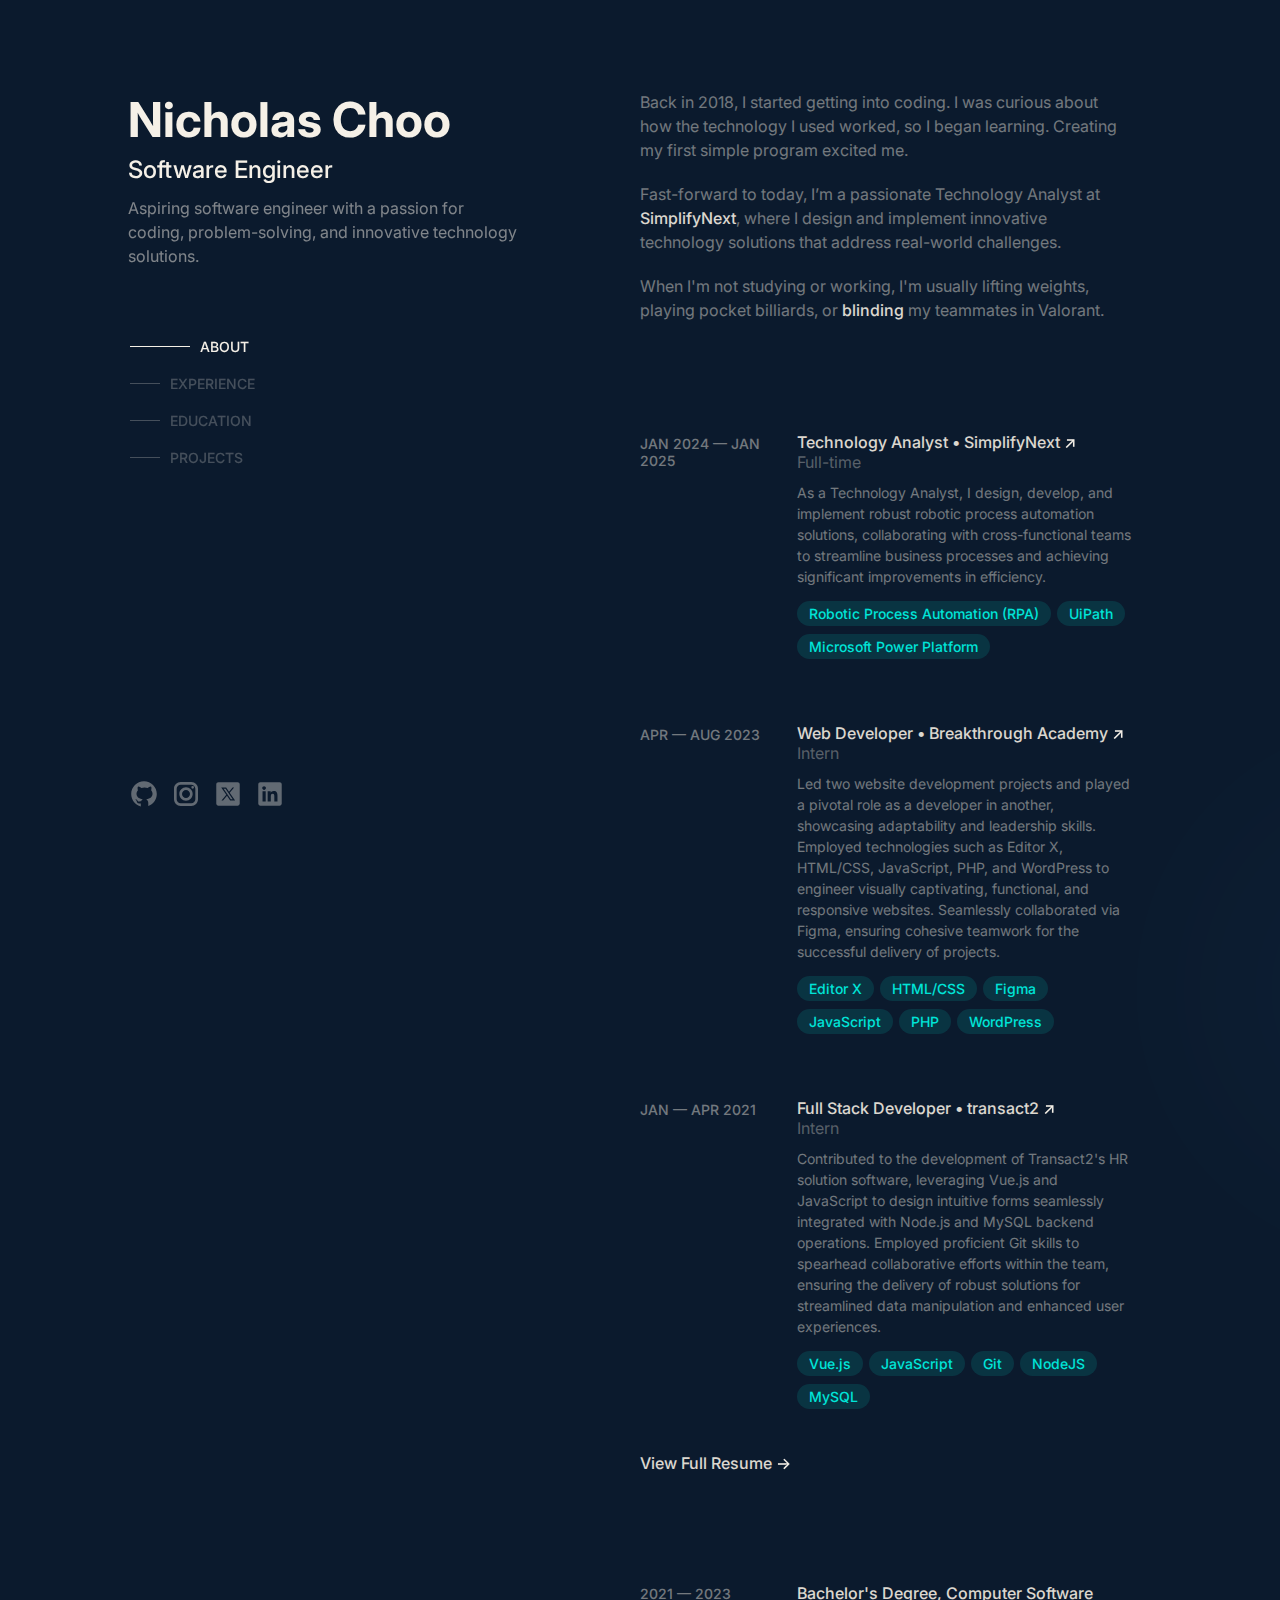
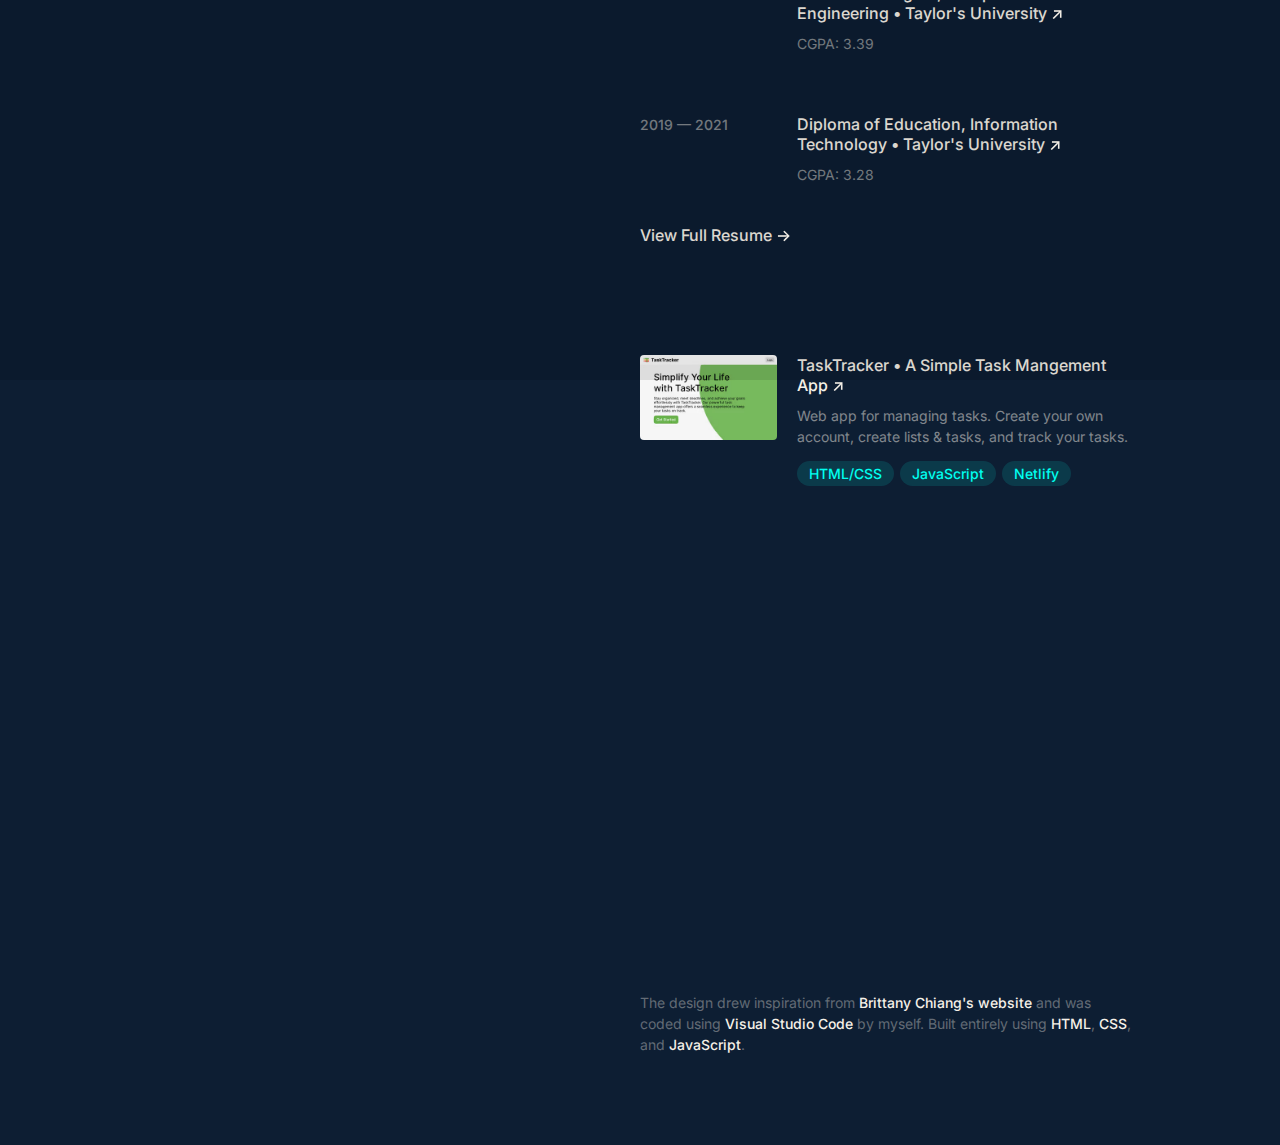
<file: index.html>
<!doctype html>
<html>
<head>
    <meta charset="utf-8">
    <meta name="viewport" content="width=device-width">
    <title>Nicholas Choo</title>
    <meta name="description" content="Nicholas Choo is an aspiring software engineer who's passionate in coding, problem-solving, and innovating technology solutions.">
    <meta name="image" content="images/meta_image.jpg">
    <meta property="og:locale" content="en_US">
    <meta property="og:site_name" content="Nicholas Choo">
    <meta property="og:type" content="website">
    <meta property="twitter:card" content="summary_large_image">
    <meta property="twitter:creator" content="@vandal_main">
    <meta property="twitter:site" content="@vandal_main">
    <meta property="og:title" content="Nicholas Choo">
    <meta property="og:description" content="Nicholas Choo is an aspiring software engineer who's passionate in coding, problem-solving, and innovating technology solutions.">
    <meta property="og:url" content="https://nicholaschoo.netlify.app">
    <meta property="og:image" content="https://nicholaschoo.netlify.app/images/meta_image.png">
    <meta property="twitter:title" content="Nicholas Choo">
    <meta property="twitter:description" content="Nicholas Choo is an aspiring software engineer who's passionate in coding, problem-solving, and innovating technology solutions.">
    <meta property="twitter:url" content="https://nicholaschoo.netlify.app">
    <meta property="twitter:image" content="https://nicholaschoo.netlify.app/images/meta_image.png">
    <link rel="icon" type="image/png" sizes="512x192" href="/images/favicon/android-chrome-512x512.png">
    <link rel="icon" type="image/png" sizes="192x192" href="/images/favicon/android-chrome-192x192.png">
    <link rel="apple-touch-icon" sizes="180x180" href="/images/favicon/apple-touch-icon.png">
    <link rel="icon" type="image/png" sizes="32x32" href="/images/favicon/favicon-32x32.png">
    <link rel="icon" type="image/png" sizes="16x16" href="/images/favicon/favicon-16x16.png">
    <link rel="manifest" href="/images/favicon/site.webmanifest">
    <meta name="msapplication-TileColor" content="#0D1E33">
    <meta name="theme-color" content="#0D1E33">
    <meta name="google-site-verification" content="">
    <link rel="stylesheet" href="style.css">
    <link rel="icon" href="images/logo.jpg" type="image/icon type">
</head>
<body>
    <div class="light"></div>
    <div class="container">
        <header>
            <div>
                <h1><a href="index.html">Nicholas Choo</a></h1>
                <h2>Software Engineer</h2>
                <p>Aspiring software engineer with a passion for coding, problem-solving, and innovative technology solutions.</p>
                <nav class="nav-links">
                    <ul>
                        <li>
                            <a href="#about">
                                <div class="link-line"></div>
                                <span class="link-label">About</span>
                            </a>
                        </li>
                        <li>
                            <a href="#experience">
                                <div class="link-line"></div>
                                <span class="link-label">Experience</span>
                            </a>
                        </li>
                        <li>
                            <a href="#education">
                                <div class="link-line"></div>
                                <span class="link-label">Education</span>
                            </a>
                        </li>
                        <li>
                            <a href="#projects">
                                <div class="link-line"></div>
                                <span class="link-label">Projects</span>
                            </a>
                        </li>
                    </ul>
                </nav>
            </div>
            <ul class="social-links">
                <li>
                    <a href="https://github.com/nicholas-choo" target="_blank">
                        <svg xmlns="http://www.w3.org/2000/svg" x="0px" y="0px" viewBox="0 0 30 30" fill="currentColor">
                            <path d="M15,3C8.373,3,3,8.373,3,15c0,5.623,3.872,10.328,9.092,11.63C12.036,26.468,12,26.28,12,26.047v-2.051 c-0.487,0-1.303,0-1.508,0c-0.821,0-1.551-0.353-1.905-1.009c-0.393-0.729-0.461-1.844-1.435-2.526 c-0.289-0.227-0.069-0.486,0.264-0.451c0.615,0.174,1.125,0.596,1.605,1.222c0.478,0.627,0.703,0.769,1.596,0.769 c0.433,0,1.081-0.025,1.691-0.121c0.328-0.833,0.895-1.6,1.588-1.962c-3.996-0.411-5.903-2.399-5.903-5.098 c0-1.162,0.495-2.286,1.336-3.233C9.053,10.647,8.706,8.73,9.435,8c1.798,0,2.885,1.166,3.146,1.481C13.477,9.174,14.461,9,15.495,9 c1.036,0,2.024,0.174,2.922,0.483C18.675,9.17,19.763,8,21.565,8c0.732,0.731,0.381,2.656,0.102,3.594 c0.836,0.945,1.328,2.066,1.328,3.226c0,2.697-1.904,4.684-5.894,5.097C18.199,20.49,19,22.1,19,23.313v2.734 c0,0.104-0.023,0.179-0.035,0.268C23.641,24.676,27,20.236,27,15C27,8.373,21.627,3,15,3z"></path>
                        </svg>
                    </a>
                </li>
                <li>
                    <a href="https://www.instagram.com/nicholas.choo_/" target="_blank">
                        <svg xmlns="http://www.w3.org/2000/svg" x="0px" y="0px" viewBox="0 0 24 24" fill="currentColor">
                            <path d="M 8 3 C 5.243 3 3 5.243 3 8 L 3 16 C 3 18.757 5.243 21 8 21 L 16 21 C 18.757 21 21 18.757 21 16 L 21 8 C 21 5.243 18.757 3 16 3 L 8 3 z M 8 5 L 16 5 C 17.654 5 19 6.346 19 8 L 19 16 C 19 17.654 17.654 19 16 19 L 8 19 C 6.346 19 5 17.654 5 16 L 5 8 C 5 6.346 6.346 5 8 5 z M 17 6 A 1 1 0 0 0 16 7 A 1 1 0 0 0 17 8 A 1 1 0 0 0 18 7 A 1 1 0 0 0 17 6 z M 12 7 C 9.243 7 7 9.243 7 12 C 7 14.757 9.243 17 12 17 C 14.757 17 17 14.757 17 12 C 17 9.243 14.757 7 12 7 z M 12 9 C 13.654 9 15 10.346 15 12 C 15 13.654 13.654 15 12 15 C 10.346 15 9 13.654 9 12 C 9 10.346 10.346 9 12 9 z"></path>
                        </svg>
                    </a>
                </li>
                <li>
                    <a href="https://twitter.com/vandal_main" target="_blank">
                        <svg xmlns="http://www.w3.org/2000/svg" x="0px" y="0px" viewBox="0 0 30 30" fill="currentColor">
                            <path d="M 6 4 C 4.895 4 4 4.895 4 6 L 4 24 C 4 25.105 4.895 26 6 26 L 24 26 C 25.105 26 26 25.105 26 24 L 26 6 C 26 4.895 25.105 4 24 4 L 6 4 z M 8.6484375 9 L 13.259766 9 L 15.951172 12.847656 L 19.28125 9 L 20.732422 9 L 16.603516 13.78125 L 21.654297 21 L 17.042969 21 L 14.056641 16.730469 L 10.369141 21 L 8.8945312 21 L 13.400391 15.794922 L 8.6484375 9 z M 10.878906 10.183594 L 17.632812 19.810547 L 19.421875 19.810547 L 12.666016 10.183594 L 10.878906 10.183594 z"></path>
                        </svg>
                    </a>
                </li>
                <li>
                    <a href="https://www.linkedin.com/in/nicholaschoojiajun/" target="_blank">
                        <svg xmlns="http://www.w3.org/2000/svg" x="0px" y="0px" viewBox="0 0 30 30" fill="currentColor">
                            <path d="M24,4H6C4.895,4,4,4.895,4,6v18c0,1.105,0.895,2,2,2h18c1.105,0,2-0.895,2-2V6C26,4.895,25.105,4,24,4z M10.954,22h-2.95 v-9.492h2.95V22z M9.449,11.151c-0.951,0-1.72-0.771-1.72-1.72c0-0.949,0.77-1.719,1.72-1.719c0.948,0,1.719,0.771,1.719,1.719 C11.168,10.38,10.397,11.151,9.449,11.151z M22.004,22h-2.948v-4.616c0-1.101-0.02-2.517-1.533-2.517 c-1.535,0-1.771,1.199-1.771,2.437V22h-2.948v-9.492h2.83v1.297h0.04c0.394-0.746,1.356-1.533,2.791-1.533 c2.987,0,3.539,1.966,3.539,4.522V22z"></path>
                        </svg>
                    </a>
                </li>
            </ul>
        </header>
        <main>
            <section id="about">
                <h3 class="section-title">About</h3>
                <p>Back in 2018, I started getting into coding. I was curious about how the technology I used worked, so I began learning. Creating my first simple program excited me.</p>
                <p>Fast-forward to today, I’m a passionate Technology Analyst at <a href="https://www.simplifynext.com/" target="_blank">SimplifyNext</a>, where I design and implement innovative technology solutions that address real-world challenges.</p>
                <p>When I'm not studying or working, I'm usually lifting weights, playing pocket billiards, or <span class="blinding" id="blinding">blinding</span> my teammates in Valorant.</p>
            </section>
            <section id="experience">
                <h3 class="section-title">Experience</h3>
                <div class="experience-cont">
                    <a href="https://www.simplifynext.com/" target="_blank">
                        <div class="experience-time">Jan 2024 — Jan 2025</div>
                        <div class="experience-details">
                            <h3>Technology Analyst • SimplifyNext <span>&#8599;&#xFE0E;</span></h3>
                            <h4>Full-time</h4>
                            <p>As a Technology Analyst, I design, develop, and implement robust robotic process automation solutions, collaborating with cross-functional teams to streamline business processes and achieving significant improvements in efficiency.</p>
                            <ul>
                                <li>Robotic Process Automation (RPA)</li>
                                <li>UiPath</li>
                                <li>Microsoft Power Platform</li>
                            </ul>
                        </div>
                    </a>
                </div>
                <div class="experience-cont">
                    <a href="https://www.breakthroughacademy.com.my" target="_blank">
                        <div class="experience-time">Apr — Aug 2023</div>
                        <div class="experience-details">
                            <h3>Web Developer • Breakthrough Academy <span>&#8599;&#xFE0E;</span></h3>
                            <h4>Intern</h4>
                            <p>Led two website development projects and played a pivotal role as a developer in another, showcasing adaptability and leadership skills. Employed technologies such as Editor X, HTML/CSS, JavaScript, PHP, and WordPress to engineer visually captivating, functional, and responsive websites. Seamlessly collaborated via Figma, ensuring cohesive teamwork for the successful delivery of projects.</p>
                            <ul>
                                <li>Editor X</li>
                                <li>HTML/CSS</li>
                                <li>Figma</li>
                                <li>JavaScript</li>
                                <li>PHP</li>
                                <li>WordPress</li>
                            </ul>
                        </div>
                    </a>
                </div>
                <div class="experience-cont">
                    <a href="https://www.transact2.com" target="_blank">
                        <div class="experience-time">Jan — Apr 2021</div>
                        <div class="experience-details">
                            <h3>Full Stack Developer • transact2 <span>&#8599;&#xFE0E;</span></h3>
                            <h4>Intern</h4>
                            <p>Contributed to the development of Transact2's HR solution software, leveraging Vue.js and JavaScript to design intuitive forms seamlessly integrated with Node.js and MySQL backend operations. Employed proficient Git skills to spearhead collaborative efforts within the team, ensuring the delivery of robust solutions for streamlined data manipulation and enhanced user experiences.</p>
                            <ul>
                                <li>Vue.js</li>
                                <li>JavaScript</li>
                                <li>Git</li>
                                <li>NodeJS</li>
                                <li>MySQL</li>
                            </ul>
                        </div>
                    </a>
                </div>
                <a href="resume.pdf" class="resume" target="_blank"><span class="view-resume">View Full Resume</span> <span class="resume-arrow">-></span></a>
            </section>
            <section id="education">
                <h3 class="section-title">Education</h3>
                <div class="education-cont">
                    <a href="https://university.taylors.edu.my/en/study/undergraduate/computing/bachelor-software-engineering-hons.html" target="_blank">
                        <div class="education-time">2021 — 2023</div>
                        <div class="education-details">
                            <h3>Bachelor's Degree, Computer Software Engineering • Taylor's University <span>&#8599;&#xFE0E;</span></h3>
                            <p>CGPA: 3.39</p>
                        </div>
                    </a>
                </div>
                <div class="education-cont">
                    <a href="https://college.taylors.edu.my/en/study/diploma-programmes/diploma-in-information-technology-dit.html" target="_blank">
                        <div class="education-time">2019 — 2021</div>
                        <div class="education-details">
                            <h3>Diploma of Education, Information Technology • Taylor's University <span>&#8599;&#xFE0E;</span></h3>
                            <p>CGPA: 3.28</p>
                        </div>
                    </a>
                </div>
                <a href="resume.pdf" class="resume" target="_blank"><span class="view-resume">View Full Resume</span> <span class="resume-arrow">-></span></a>
            </section>
            <section id="projects">
                <h3 class="section-title">Projects</h3>
                <div class="projects-cont">
                    <a href="https://nicholaschoo-tasktracker.netlify.app/" target="_blank">
                        <div class="projects-img">
                            <img src="images/tasktracker.jpg">
                        </div>
                        <div class="projects-details">
                            <h3>TaskTracker • A Simple Task Mangement App <span>&#8599;&#xFE0E;</span></h3>
                            <p>Web app for managing tasks. Create your own account, create lists & tasks, and track your tasks.</p>
                            <ul>
                                <li>HTML/CSS</li>
                                <li>JavaScript</li>
                                <li>Netlify</li>
                            </ul>
                        </div>
                    </a>
                </div>
            </section>
            <section id="footer">
                <p>The design drew inspiration from <a href="https://brittanychiang.com" target="_blank">Brittany Chiang's website</a> and was coded using <a href="https://code.visualstudio.com" target="_blank">Visual Studio Code</a> by myself. Built entirely using <a href="https://html.spec.whatwg.org" target="_blank">HTML</a>, <a href="https://www.w3.org/TR/CSS/" target="_blank">CSS</a>, and <a href="https://www.javascript.com" target="_blank">JavaScript</a>.</p>
            </section>
        </main>
    </div>
    <audio id="blinding-audio"></audio>
    <audio id="blinding-audio-pop"></audio>
    <script>
        var pos = document.documentElement;
        
        pos.addEventListener('mousemove', e =>{
            pos.style.setProperty('--x', e.clientX + 'px');
            pos.style.setProperty('--y', e.clientY + 'px');
        })
    </script>
    <script>
        // skye bird noises
        const hoverSpan = document.getElementById('blinding');
        const hoverAudio = document.getElementById('blinding-audio');
        const hoverAudioPop = document.getElementById('blinding-audio-pop');

        let holdingMouse = false;

        hoverSpan.addEventListener('mouseenter', () => {
            hoverAudio.src = 'audio/skye-bird-audio.mp3';
            hoverAudio.play();
        });

        hoverSpan.addEventListener('mouseleave', () => {
            hoverAudio.pause();
            hoverAudio.currentTime = 0;
        });

        hoverSpan.addEventListener('mousedown', (event) => {
            if (event.button === 0) {
                holdingMouse = true;
                hoverAudio.src = 'audio/skye-bird-audio-throw.mp3';
                hoverAudio.play();
            }
        });

        hoverSpan.addEventListener('mouseup', (event) => {
            if (event.button === 0) {
                holdingMouse = true;
                hoverAudioPop.src = 'audio/skye-bird-audio-pop.mp3';
                hoverAudioPop.play();
            }
        });
    </script>
    <script>
        // navigation bar auto active
        document.addEventListener("DOMContentLoaded", function() {
            const sections = document.querySelectorAll("section");
            const navLinks = document.querySelectorAll(".nav-links li a");

            function updateActiveNavLink() {
                sections.forEach((section, index) => {
                    const rect = section.getBoundingClientRect();
                    const isSectionTopVisible = rect.top <= 1 && rect.bottom >= 0;

                    if (isSectionTopVisible) {
                        navLinks.forEach(link => link.classList.remove("active"));
                        navLinks[index].classList.add("active");
                    }
                });
            }

            window.addEventListener("scroll", updateActiveNavLink);
            updateActiveNavLink();
        });
    </script>
    <script>
        // experience cont hover and focus opacity
        const experienceConts = document.querySelectorAll('.experience-cont');
    
        experienceConts.forEach(cont => {
            cont.addEventListener('mouseover', () => {
                experienceConts.forEach(otherCont => {
                    if (otherCont !== cont) {
                        otherCont.classList.add('hovered');
                    }
                });
            });
        
            cont.addEventListener('mouseout', () => {
                experienceConts.forEach(otherCont => {
                    if (otherCont !== cont) {
                        otherCont.classList.remove('hovered');
                    }
                });
            });
        });

        experienceConts.forEach((experienceCont) => {
            experienceCont.addEventListener('focusin', () => {
                experienceConts.forEach((otherCont) => {
                    if (otherCont !== experienceCont) {
                        otherCont.classList.add('focused');
                    }
                });
                experienceCont.classList.remove('focused');
            });

            experienceCont.addEventListener('focusout', () => {
                experienceConts.forEach((otherCont) => {
                    if (otherCont !== experienceCont) {
                        otherCont.classList.remove('focused');
                    }
                });
                experienceCont.classList.remove('focused');
            });
        });
    </script>
    <script>
        // education cont hover and focus opacity
        const educationConts = document.querySelectorAll('.education-cont');
    
        educationConts.forEach(cont => {
            cont.addEventListener('mouseover', () => {
                educationConts.forEach(otherCont => {
                    if (otherCont !== cont) {
                        otherCont.classList.add('hovered');
                    }
                });
            });
        
            cont.addEventListener('mouseout', () => {
                educationConts.forEach(otherCont => {
                    if (otherCont !== cont) {
                        otherCont.classList.remove('hovered');
                    }
                });
            });
        });

        educationConts.forEach((educationCont) => {
            educationCont.addEventListener('focusin', () => {
                educationConts.forEach((otherCont) => {
                    if (otherCont !== educationCont) {
                        otherCont.classList.add('focused');
                    }
                });
                educationCont.classList.remove('focused');
            });

            educationCont.addEventListener('focusout', () => {
                educationConts.forEach((otherCont) => {
                    if (otherCont !== educationCont) {
                        otherCont.classList.remove('focused');
                    }
                });
                educationCont.classList.remove('focused');
            });
        });
    </script>
    <script>
        // projects cont hover and focus opacity
        const projectsConts = document.querySelectorAll('.projects-cont');
    
        projectsConts.forEach(cont => {
            cont.addEventListener('mouseover', () => {
                projectsConts.forEach(otherCont => {
                    if (otherCont !== cont) {
                        otherCont.classList.add('hovered');
                    }
                });
            });
        
            cont.addEventListener('mouseout', () => {
                projectsConts.forEach(otherCont => {
                    if (otherCont !== cont) {
                        otherCont.classList.remove('hovered');
                    }
                });
            });
        });

        projectsConts.forEach((projectCont) => {
            projectCont.addEventListener('focusin', () => {
                projectsConts.forEach((otherCont) => {
                    if (otherCont !== projectCont) {
                        otherCont.classList.add('focused');
                    }
                });
                projectCont.classList.remove('focused');
            });

            projectCont.addEventListener('focusout', () => {
                projectsConts.forEach((otherCont) => {
                    if (otherCont !== projectCont) {
                        otherCont.classList.remove('focused');
                    }
                });
                projectCont.classList.remove('focused');
            });
        });
    </script>
</body>
</html>
</file>
<file: style.css>
@import url('https://fonts.googleapis.com/css2?family=Inter:wght@400;500;700&display=swap');

::selection {
    background: #00FFEF;
    color: #0D1E33;
}

* {
    margin: 0;
    padding: 0;
    font-family: 'Inter', sans-serif;
}

html {
    scroll-behavior: smooth;
}

body {
    display: flex;
    align-items: center;
    justify-content: center;
    background-color: #0D1E33;
}

h1 {
    font-weight: 700;
    font-size: 48px;
}

h2 {
    font-weight: 500;
    font-size: 24px;
}

h3 {
    font-weight: 500;
    font-size: 16px;
}

h4 {
    font-weight: 400;
    font-size: 16px;
}

p {
    font-weight: 400;
}

a {
    font-weight: 500;
    text-decoration: none;
    outline: 2px #BC13FE00 solid;
}

a:hover {
    cursor: pointer;
}

a:focus {
    outline: none;
}

a:focus-visible {
    outline: 2px #BC13FE solid;
    transition: outline .2s ease;
}

.container {
    display: flex;
    min-height: 100vh;
    width: 1100px;
    max-width: 80vw;
}

/* cursor light */

.light {
    position: fixed;
    top: 0;
    left: 0;
    width: 220%;
    height: 220%;
    pointer-events: none;
    transform: translate(calc(var(--x) - 50%), calc(var(--y) - 50%));
    background: radial-gradient(circle, transparent 4%, rgba(0, 0, 0, .1) 16%);
}

/* header */

header {
    width: 393px;
    height: 80vh;
    position: fixed;
    margin: 10vh 0;
    display: flex;
    flex-direction: column;
}

header h1 {
    margin-bottom: 6px;
}

header h1 a {
    font-weight: 700;
    color: #F5F0E7;
}

header h2 {
    margin-bottom: 12px;
    color: #F5F0E7;
}

header p {
    margin-bottom: 60px;
    color: #F5F0E780;
    font-size: 16px;
    line-height: 1.5;
}

header ul {
    list-style: none;
}

/* navigation links */

.nav-links ul {
    width: min-content;
    display: flex;
    flex-direction: column;
}

.nav-links a {
    display: flex;
    align-items: center;
    padding: 10px 10px 10px 0;
}

.nav-links a:hover .link-line, .nav-links a.active .link-line, .nav-links a:focus .link-line {
    width: 60px;
    border-top: 1px #F5F0E7 solid;
}

.nav-links a:hover .link-label, .nav-links a.active .link-label, .nav-links a:focus .link-label {
    color: #F5F0E7;
}

.link-line {
    width: 30px;
    margin-left: 2px;
    margin-right: 10px;
    border-top: 1px #F5F0E740 solid;
    transition: width .2s, border-top .2s;
}

.link-label {
    color: #F5F0E740;
    font-size: 14px;
    text-transform: uppercase;
    transition: color .2s;
}

/* social links */

.social-links {
    margin-top: auto;
    display: flex;
    align-items: center;
}

.social-links li {
    margin-right: 10px;
}

.social-links a {
    display: block;
    height: 32px;
    width: 32px;
}

.social-links svg {
    height: 100%;
    width: 100%;
    color: #F5F0E760;
    transition: color .2s;
}

.social-links svg:hover {
    color: #F5F0E7;
}

/* main */

main {
    width: calc(48% + 40px);
    min-height: 100vh;
    margin-left: calc(52% - 40px);
}

section {
    padding-top: 10vh;
}

.section-title {
    color: #F5F0E7;
    margin-bottom: 20px;
    text-transform: uppercase;
    font-weight: 700;
    display: none;
}

/* about section */

#about {
    width: calc(100% - 40px);
    margin: 0 20px;
}

#about p {
    color: #F5F0E780;
    margin-bottom: 20px;
    font-size: 16px;
    line-height: 1.5;
}

#about p:last-child {
    margin-bottom: 0;
}

#about a, #about span {
    color: #F5F0E7;
    font-weight: 500;
    transition: color .2s;
}

#about a:hover, #about span:hover {
    color: #00FFEF;
    cursor: pointer;
}

.blinding:hover {
    cursor: url('images/skye-bird/skye-bird-0.png'), auto;
    -webkit-animation: cursor 1s infinite;
    animation: cursor 1s infinite;
}

@-webkit-keyframes cursor {
    0% {cursor: url('images/skye-bird/skye-bird-0.png'), auto;}
    2% {cursor: url('images/skye-bird/skye-bird-1.png'), auto;}
    4% {cursor: url('images/skye-bird/skye-bird-2.png'), auto;}
    6% {cursor: url('images/skye-bird/skye-bird-3.png'), auto;}
    8% {cursor: url('images/skye-bird/skye-bird-4.png'), auto;}
    10% {cursor: url('images/skye-bird/skye-bird-5.png'), auto;}
    12% {cursor: url('images/skye-bird/skye-bird-6.png'), auto;}
    14% {cursor: url('images/skye-bird/skye-bird-7.png'), auto;}
    16% {cursor: url('images/skye-bird/skye-bird-8.png'), auto;}
    18% {cursor: url('images/skye-bird/skye-bird-9.png'), auto;}
    20% {cursor: url('images/skye-bird/skye-bird-10.png'), auto;}
    22% {cursor: url('images/skye-bird/skye-bird-11.png'), auto;}
    24% {cursor: url('images/skye-bird/skye-bird-12.png'), auto;}
    26% {cursor: url('images/skye-bird/skye-bird-13.png'), auto;}
    28% {cursor: url('images/skye-bird/skye-bird-14.png'), auto;}
    30% {cursor: url('images/skye-bird/skye-bird-15.png'), auto;}
    32% {cursor: url('images/skye-bird/skye-bird-16.png'), auto;}
    34% {cursor: url('images/skye-bird/skye-bird-17.png'), auto;}
    36% {cursor: url('images/skye-bird/skye-bird-18.png'), auto;}
    38% {cursor: url('images/skye-bird/skye-bird-19.png'), auto;}
    40% {cursor: url('images/skye-bird/skye-bird-20.png'), auto;}
    42% {cursor: url('images/skye-bird/skye-bird-21.png'), auto;}
    44% {cursor: url('images/skye-bird/skye-bird-22.png'), auto;}
    46% {cursor: url('images/skye-bird/skye-bird-23.png'), auto;}
    48% {cursor: url('images/skye-bird/skye-bird-24.png'), auto;}
    50% {cursor: url('images/skye-bird/skye-bird-25.png'), auto;}
    52% {cursor: url('images/skye-bird/skye-bird-26.png'), auto;}
    54% {cursor: url('images/skye-bird/skye-bird-27.png'), auto;}
    56% {cursor: url('images/skye-bird/skye-bird-28.png'), auto;}
    58% {cursor: url('images/skye-bird/skye-bird-29.png'), auto;}
    60% {cursor: url('images/skye-bird/skye-bird-30.png'), auto;}
    62% {cursor: url('images/skye-bird/skye-bird-31.png'), auto;}
    64% {cursor: url('images/skye-bird/skye-bird-32.png'), auto;}
    66% {cursor: url('images/skye-bird/skye-bird-33.png'), auto;}
    68% {cursor: url('images/skye-bird/skye-bird-34.png'), auto;}
    70% {cursor: url('images/skye-bird/skye-bird-35.png'), auto;}
    72% {cursor: url('images/skye-bird/skye-bird-36.png'), auto;}
    74% {cursor: url('images/skye-bird/skye-bird-37.png'), auto;}
    76% {cursor: url('images/skye-bird/skye-bird-38.png'), auto;}
    78% {cursor: url('images/skye-bird/skye-bird-39.png'), auto;}
    80% {cursor: url('images/skye-bird/skye-bird-40.png'), auto;}
    82% {cursor: url('images/skye-bird/skye-bird-41.png'), auto;}
    84% {cursor: url('images/skye-bird/skye-bird-42.png'), auto;}
    86% {cursor: url('images/skye-bird/skye-bird-43.png'), auto;}
    88% {cursor: url('images/skye-bird/skye-bird-44.png'), auto;}
    90% {cursor: url('images/skye-bird/skye-bird-45.png'), auto;}
    92% {cursor: url('images/skye-bird/skye-bird-46.png'), auto;}
    94% {cursor: url('images/skye-bird/skye-bird-47.png'), auto;}
    96% {cursor: url('images/skye-bird/skye-bird-48.png'), auto;}
    98% {cursor: url('images/skye-bird/skye-bird-49.png'), auto;}
    100% {cursor: url('images/skye-bird/skye-bird-50.png'), auto;}
}

@keyframes cursor {
    0% {cursor: url('images/skye-bird/skye-bird-0.png'), auto;}
    2% {cursor: url('images/skye-bird/skye-bird-1.png'), auto;}
    4% {cursor: url('images/skye-bird/skye-bird-2.png'), auto;}
    6% {cursor: url('images/skye-bird/skye-bird-3.png'), auto;}
    8% {cursor: url('images/skye-bird/skye-bird-4.png'), auto;}
    10% {cursor: url('images/skye-bird/skye-bird-5.png'), auto;}
    12% {cursor: url('images/skye-bird/skye-bird-6.png'), auto;}
    14% {cursor: url('images/skye-bird/skye-bird-7.png'), auto;}
    16% {cursor: url('images/skye-bird/skye-bird-8.png'), auto;}
    18% {cursor: url('images/skye-bird/skye-bird-9.png'), auto;}
    20% {cursor: url('images/skye-bird/skye-bird-10.png'), auto;}
    22% {cursor: url('images/skye-bird/skye-bird-11.png'), auto;}
    24% {cursor: url('images/skye-bird/skye-bird-12.png'), auto;}
    26% {cursor: url('images/skye-bird/skye-bird-13.png'), auto;}
    28% {cursor: url('images/skye-bird/skye-bird-14.png'), auto;}
    30% {cursor: url('images/skye-bird/skye-bird-15.png'), auto;}
    32% {cursor: url('images/skye-bird/skye-bird-16.png'), auto;}
    34% {cursor: url('images/skye-bird/skye-bird-17.png'), auto;}
    36% {cursor: url('images/skye-bird/skye-bird-18.png'), auto;}
    38% {cursor: url('images/skye-bird/skye-bird-19.png'), auto;}
    40% {cursor: url('images/skye-bird/skye-bird-20.png'), auto;}
    42% {cursor: url('images/skye-bird/skye-bird-21.png'), auto;}
    44% {cursor: url('images/skye-bird/skye-bird-22.png'), auto;}
    46% {cursor: url('images/skye-bird/skye-bird-23.png'), auto;}
    48% {cursor: url('images/skye-bird/skye-bird-24.png'), auto;}
    50% {cursor: url('images/skye-bird/skye-bird-25.png'), auto;}
    52% {cursor: url('images/skye-bird/skye-bird-26.png'), auto;}
    54% {cursor: url('images/skye-bird/skye-bird-27.png'), auto;}
    56% {cursor: url('images/skye-bird/skye-bird-28.png'), auto;}
    58% {cursor: url('images/skye-bird/skye-bird-29.png'), auto;}
    60% {cursor: url('images/skye-bird/skye-bird-30.png'), auto;}
    62% {cursor: url('images/skye-bird/skye-bird-31.png'), auto;}
    64% {cursor: url('images/skye-bird/skye-bird-32.png'), auto;}
    66% {cursor: url('images/skye-bird/skye-bird-33.png'), auto;}
    68% {cursor: url('images/skye-bird/skye-bird-34.png'), auto;}
    70% {cursor: url('images/skye-bird/skye-bird-35.png'), auto;}
    72% {cursor: url('images/skye-bird/skye-bird-36.png'), auto;}
    74% {cursor: url('images/skye-bird/skye-bird-37.png'), auto;}
    76% {cursor: url('images/skye-bird/skye-bird-38.png'), auto;}
    78% {cursor: url('images/skye-bird/skye-bird-39.png'), auto;}
    80% {cursor: url('images/skye-bird/skye-bird-40.png'), auto;}
    82% {cursor: url('images/skye-bird/skye-bird-41.png'), auto;}
    84% {cursor: url('images/skye-bird/skye-bird-42.png'), auto;}
    86% {cursor: url('images/skye-bird/skye-bird-43.png'), auto;}
    88% {cursor: url('images/skye-bird/skye-bird-44.png'), auto;}
    90% {cursor: url('images/skye-bird/skye-bird-45.png'), auto;}
    92% {cursor: url('images/skye-bird/skye-bird-46.png'), auto;}
    94% {cursor: url('images/skye-bird/skye-bird-47.png'), auto;}
    96% {cursor: url('images/skye-bird/skye-bird-48.png'), auto;}
    98% {cursor: url('images/skye-bird/skye-bird-49.png'), auto;}
    100% {cursor: url('images/skye-bird/skye-bird-50.png'), auto;}
}

/* experience section */

.experience-cont {
    border-radius: 8px;
    margin-bottom: 20px;
    transition: background-color .2s, opacity .2s;
    cursor: pointer;
}

.experience-cont:hover {
    background-color: #F5F0E710;
    box-shadow: 0 -1px #F5F0E725;
}

.experience-cont.focused {
    opacity: 50%;
}

.experience-cont.hovered {
    opacity: 50%;
}

.experience-cont a {
    display: flex;
    padding: 20px;
}

.experience-time {
    width: 200px;
    margin-right: 20px;
    padding-top: 3px;
    color: #F5F0E780;
    font-weight: 500;
    font-size: 14px;
    text-transform: uppercase;
}

.experience-details {
    width: 100%;
}

.experience-details h3 {
    color: #F5F0E7;
    transition: color .2s;
}

.experience-cont:hover h3 {
    color: #00FFEF;
}

.experience-cont span {
    display: inline-block;
    transform: translate(0, 0);
    transition: transform .2s;
}

.experience-cont:hover span {
    transform: translate(4px, -4px);
}

.experience-details h4 {
    color: #F5F0E760;
}

.experience-details p {
    color: #F5F0E780;
    margin-top: 10px;
    font-size: 14px;
    line-height: 1.5;
}

.experience-details ul {
    margin-top: 10px;
    list-style: none;
    display: flex;
    flex-wrap: wrap;
}

.experience-details li {
    margin: 4px 6px;
    padding: 4px 12px;
    font-size: 14px;
    border-radius: 16px;
    color: #00FFEF;
    background-color: #00FFEF20;
}

.experience-details li:first-child, .experience-details li:nth-child(n) {
    margin-left: 0;
}

.experience-details li:last-child {
    margin-right: 0;
}

/* education */

.education-cont {
    border-radius: 8px;
    margin-bottom: 20px;
    transition: background-color .2s, opacity .2s;
    cursor: pointer;
}

.education-cont:hover {
    background-color: #F5F0E710;
    box-shadow: 0 -1px #F5F0E725;
}

.education-cont.focused {
    opacity: 50%;
}

.education-cont.hovered {
    opacity: 50%;
}

.education-cont a {
    display: flex;
    padding: 20px;
}

.education-time {
    width: 200px;
    margin-right: 20px;
    padding-top: 2px;
    color: #F5F0E780;
    font-weight: 500;
    font-size: 14px;
    text-transform: uppercase;
}

.education-details {
    width: 100%;
}

.education-details h3 {
    color: #F5F0E7;
    transition: color .2s;
}

.education-cont:hover h3 {
    color: #00FFEF;
}

.education-cont span {
    display: inline-block;
    transform: translate(0, 0);
    transition: transform .2s;
}

.education-cont:hover span {
    transform: translate(4px, -4px);
}

.education-details h4 {
    color: #F5F0E760;
}

.education-details p {
    color: #F5F0E780;
    margin-top: 10px;
    font-size: 14px;
    line-height: 1.5;
}

/* view resume */

.resume {
    margin: 0 20px;
    padding-bottom: 2px;
    color: #F5F0E7;
}

.resume .view-resume {
    border-bottom: 0 #00FFEF00 solid;
    transition: border-bottom .2s;
}

.resume:hover .view-resume {
    border-bottom: 1px #00FFEF solid;
}

.resume .resume-arrow {
    display: inline-block;
    transform: translateX(0);
    transition: transform .2s;
}

.resume:hover .resume-arrow {
    transform: translateX(8px);
}

/* projects */

#projects {
    min-height: calc(100vh - 63px - 30vh);
}

.projects-cont {
    border-radius: 8px;
    margin-bottom: 20px;
    transition: background-color .2s, opacity .2s;
    cursor: pointer;
}

.projects-cont:hover {
    background-color: #F5F0E710;
    box-shadow: 0 -1px #F5F0E725;
}

.projects-cont.focused {
    opacity: 50%;
}

.projects-cont.hovered {
    opacity: 50%;
}

.projects-cont a {
    display: flex;
    align-items: start;
    padding: 20px;
}

.projects-img {
    width: 200px;
    margin-right: 20px;
}

.projects-img img {
    width: 100%;
    border-radius: 4px;
}

.projects-details {
    width: 100%;
}

.projects-details h3 {
    color: #F5F0E7;
    transition: color .2s;
}

.projects-cont:hover h3 {
    color: #00FFEF;
}

.projects-cont span {
    display: inline-block;
    transform: translate(0, 0);
    transition: transform .2s;
}

.projects-cont:hover span {
    transform: translate(4px, -4px);
}

.projects-details h4 {
    color: #F5F0E760;
}

.projects-details p {
    color: #F5F0E780;
    margin-top: 10px;
    font-size: 14px;
    line-height: 1.5;
}

.projects-details ul {
    margin-top: 10px;
    list-style: none;
    display: flex;
    flex-wrap: wrap;
}

.projects-details li {
    margin: 4px 6px;
    padding: 4px 12px;
    font-size: 14px;
    border-radius: 16px;
    color: #00FFEF;
    background-color: #00FFEF20;
}

.projects-details li:first-child, .projects-details li:nth-child(n) {
    margin-left: 0;
}

.projects-details li:last-child {
    margin-right: 0;
}

/* footer */

#footer p {
    margin: 0 20px 10vh 20px;
    color: #F5F0E760;
    font-size: 14px;
    line-height: 1.5;
}

#footer a {
    color: #F5F0E7;
    transition: color .2s;
}

#footer a:hover {
    color: #00FFEF;
}

@media (max-width: 1023px) {
    .light {
        width: 100%;
        height: 100%;
        transform: unset;
        background: rgba(0, 0, 0, .1);
    }

    .container {
        display: grid;
        max-width: 100vw;
    }
    
    /* header */
    
    header {
        position: unset;
        height: unset;
        margin: 10vw 10vw 0 10vw;
        max-width: 80vw;
    }

    header p {
        margin-bottom: 40px;
    }
    
    /* navigation links */

    .nav-links {
        display: none;
    }
    
    /* main */
    
    main {
        width: 100%;
        margin-left: unset;
    }

    .section-title {
        display: block;
        position: sticky;
        top: 0;
        z-index: 100;
        padding: 20px 10vw;
        -webkit-backdrop-filter: blur(4px);
        backdrop-filter: blur(4px);
    }
    
    /* about section */
    
    #about {
        width: unset;
        margin: 0;
    }

    #about p {
        margin: 0 10vw 20px 10vw;
    }
    
    /* experience section */

    .experience-cont {
        margin: 0 10vw 20px 10vw;
    }
    
    .experience-cont a {
        padding: 0;
    }

    .experience-cont:hover {
        background-color: unset;
        box-shadow: unset;
    }
    
    .experience-cont.focused {
        opacity: 100%;
    }
    
    .experience-cont.hovered {
        opacity: 100%
    }
    
    .experience-cont:hover span {
        transform: unset;
    }
    
    /* education */
    
    .education-cont {
        margin: 0 10vw 20px 10vw;
    }

    .education-cont a {
        padding: 0;
    }

    .education-cont:hover {
        background-color: unset;
        box-shadow: unset;
    }
    
    .education-cont.focused {
        opacity: 100%;
    }
    
    .education-cont.hovered {
        opacity: 100%
    }
    
    .education-cont:hover span {
        transform: unset;
    }
    
    /* view resume */
    
    .resume {
        margin: 0 10vw;
    }
    
    /* projects */

    #projects {
        min-height: calc(100vh - 63px - 20vh);
    }

    .projects-cont {
        margin: 0 10vw 20px 10vw;
    }
    
    .projects-cont a {
        padding: 0;
    }

    .projects-cont:hover {
        background-color: unset;
        box-shadow: unset;
    }
    
    .projects-cont.focused {
        opacity: 100%;
    }
    
    .projects-cont.hovered {
        opacity: 100%
    }
    
    .projects-cont:hover span {
        transform: unset;
    }
    
    /* footer */
    
    #footer p {
        margin: 0 10vw 10vh 10vw;
        width: 450px;
    }
}

@media (max-width: 767px) {
    h1 {
        font-size: 32px;
    }
    
    h2 {
        font-size: 20px;
    }
    
    /* experience section */
    
    .experience-cont a {
        display: grid;
    }

    .experience-time {
        width: unset;
        margin-right: 0;
        margin-bottom: 10px;
    }
    
    /* education */
    
    .education-cont a {
        display: grid;
    }

    .education-time {
        width: unset;
        margin-right: 0;
        margin-bottom: 10px;
    }
    
    /* projects section */
    
    .projects-cont a {
        display: grid;
    }

    .projects-img {
        margin-right: 0;
        margin-bottom: 20px;
    }
    
    /* footer */
    
    #footer p {
        width: unset;
    }
}
</file>
